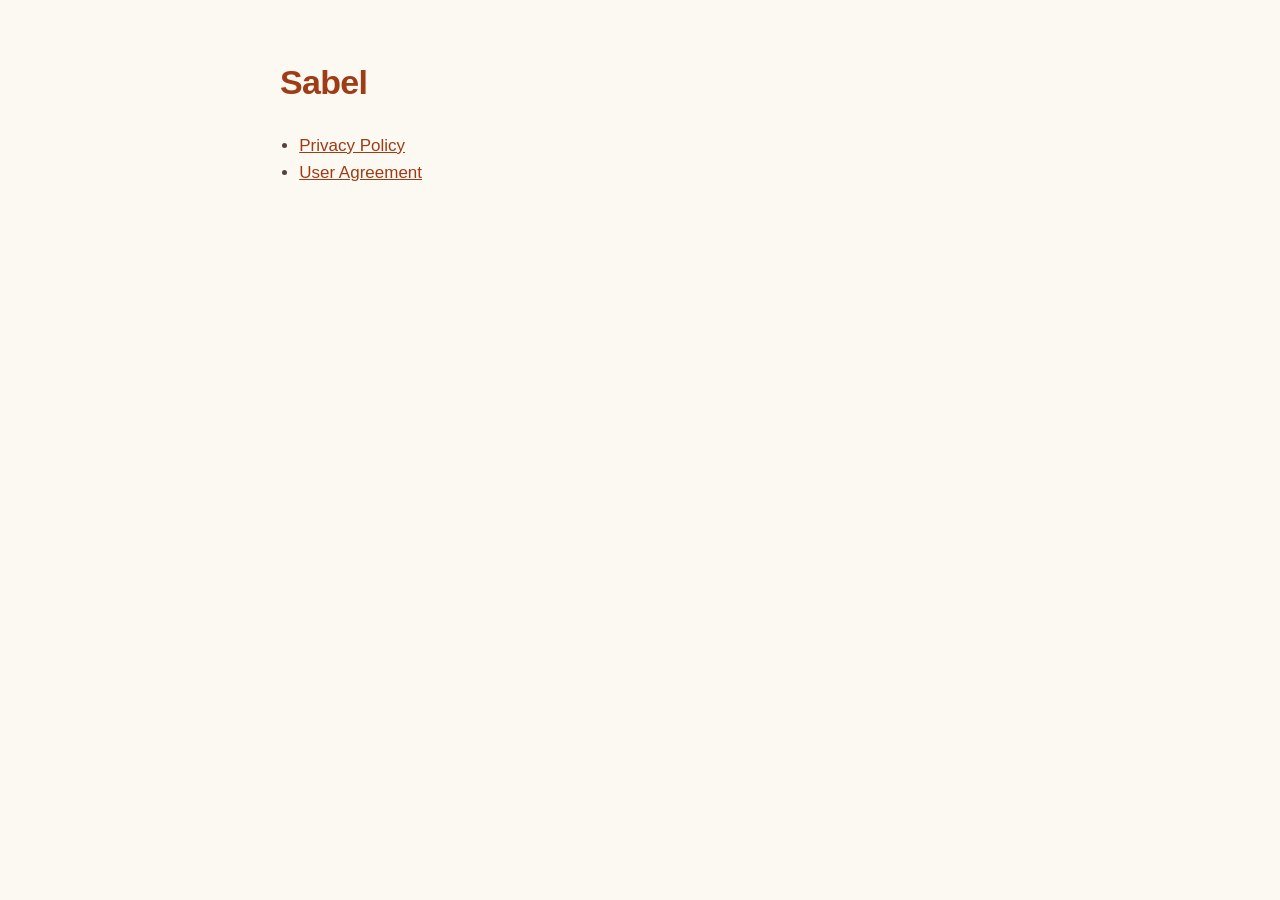
<file: index.html>
<!DOCTYPE html>
<html lang="en">
<head>
  <meta charset="utf-8">
  <meta name="viewport" content="width=device-width, initial-scale=1">
  <title>Sabel Support</title>
  <link rel="stylesheet" href="legal.css">
</head>
<body>
  <main>
    <h1>Sabel</h1>
    <ul>
      <li><a href="privacy-policy.html">Privacy Policy</a></li>
      <li><a href="user-agreement.html">User Agreement</a></li>
    </ul>
  </main>
</body>
</html>
</file>
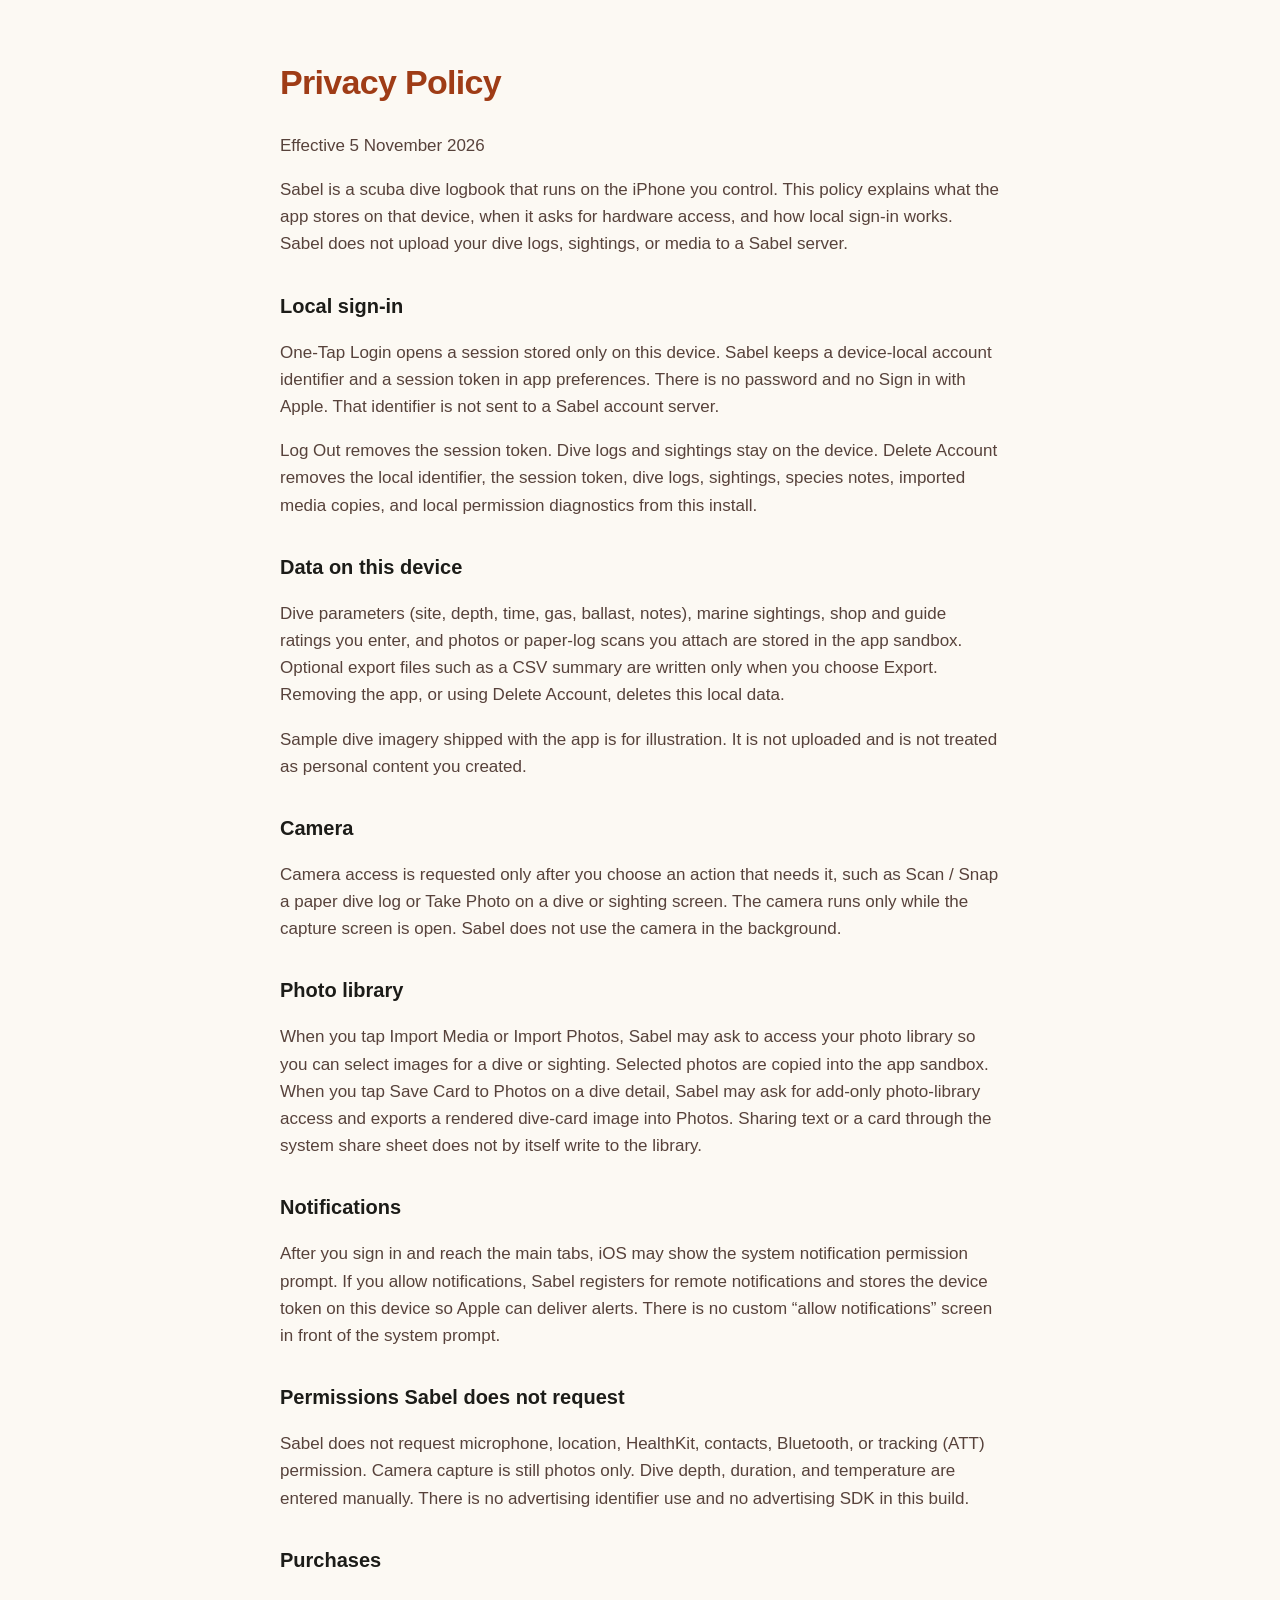
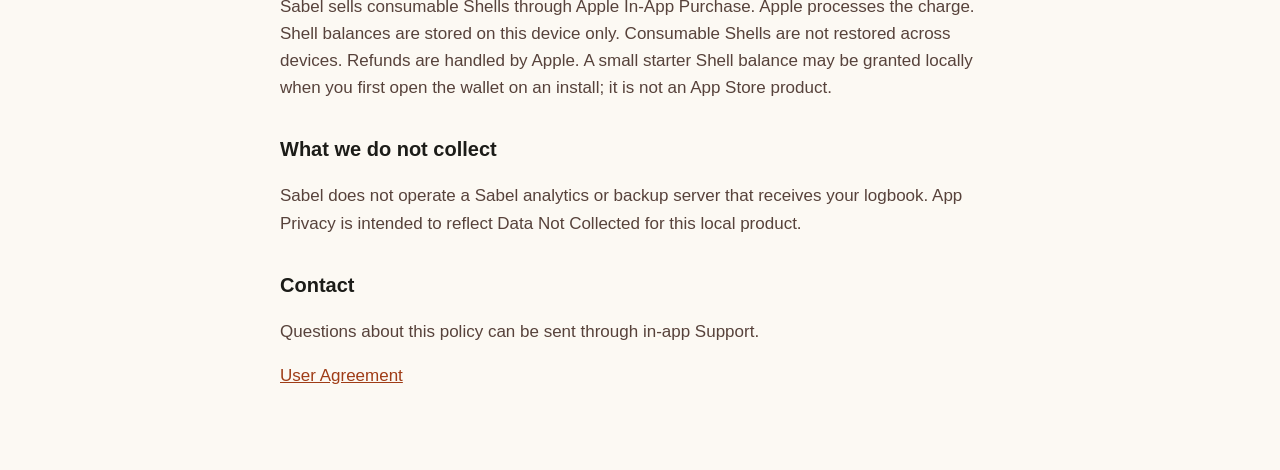
<file: privacy-policy.html>
<!DOCTYPE html>
<html lang="en">
<head>
  <meta charset="utf-8">
  <meta name="viewport" content="width=device-width, initial-scale=1">
  <title>Privacy Policy</title>
  <link rel="stylesheet" href="legal.css">
</head>
<body>
  <main>
    <h1>Privacy Policy</h1>
    <p>Effective 5 November 2026</p>
    <p>Sabel is a scuba dive logbook that runs on the iPhone you control. This policy explains what the app stores on that device, when it asks for hardware access, and how local sign-in works. Sabel does not upload your dive logs, sightings, or media to a Sabel server.</p>

    <h2>Local sign-in</h2>
    <p>One-Tap Login opens a session stored only on this device. Sabel keeps a device-local account identifier and a session token in app preferences. There is no password and no Sign in with Apple. That identifier is not sent to a Sabel account server.</p>
    <p>Log Out removes the session token. Dive logs and sightings stay on the device. Delete Account removes the local identifier, the session token, dive logs, sightings, species notes, imported media copies, and local permission diagnostics from this install.</p>

    <h2>Data on this device</h2>
    <p>Dive parameters (site, depth, time, gas, ballast, notes), marine sightings, shop and guide ratings you enter, and photos or paper-log scans you attach are stored in the app sandbox. Optional export files such as a CSV summary are written only when you choose Export. Removing the app, or using Delete Account, deletes this local data.</p>
    <p>Sample dive imagery shipped with the app is for illustration. It is not uploaded and is not treated as personal content you created.</p>

    <h2>Camera</h2>
    <p>Camera access is requested only after you choose an action that needs it, such as Scan / Snap a paper dive log or Take Photo on a dive or sighting screen. The camera runs only while the capture screen is open. Sabel does not use the camera in the background.</p>

    <h2>Photo library</h2>
    <p>When you tap Import Media or Import Photos, Sabel may ask to access your photo library so you can select images for a dive or sighting. Selected photos are copied into the app sandbox. When you tap Save Card to Photos on a dive detail, Sabel may ask for add-only photo-library access and exports a rendered dive-card image into Photos. Sharing text or a card through the system share sheet does not by itself write to the library.</p>

    <h2>Notifications</h2>
    <p>After you sign in and reach the main tabs, iOS may show the system notification permission prompt. If you allow notifications, Sabel registers for remote notifications and stores the device token on this device so Apple can deliver alerts. There is no custom “allow notifications” screen in front of the system prompt.</p>

    <h2>Permissions Sabel does not request</h2>
    <p>Sabel does not request microphone, location, HealthKit, contacts, Bluetooth, or tracking (ATT) permission. Camera capture is still photos only. Dive depth, duration, and temperature are entered manually. There is no advertising identifier use and no advertising SDK in this build.</p>

    <h2>Purchases</h2>
    <p>Sabel sells consumable Shells through Apple In-App Purchase. Apple processes the charge. Shell balances are stored on this device only. Consumable Shells are not restored across devices. Refunds are handled by Apple. A small starter Shell balance may be granted locally when you first open the wallet on an install; it is not an App Store product.</p>

    <h2>What we do not collect</h2>
    <p>Sabel does not operate a Sabel analytics or backup server that receives your logbook. App Privacy is intended to reflect Data Not Collected for this local product.</p>

    <h2>Contact</h2>
    <p>Questions about this policy can be sent through in-app Support.</p>
    <p><a href="user-agreement.html">User Agreement</a></p>
  </main>
</body>
</html>
</file>
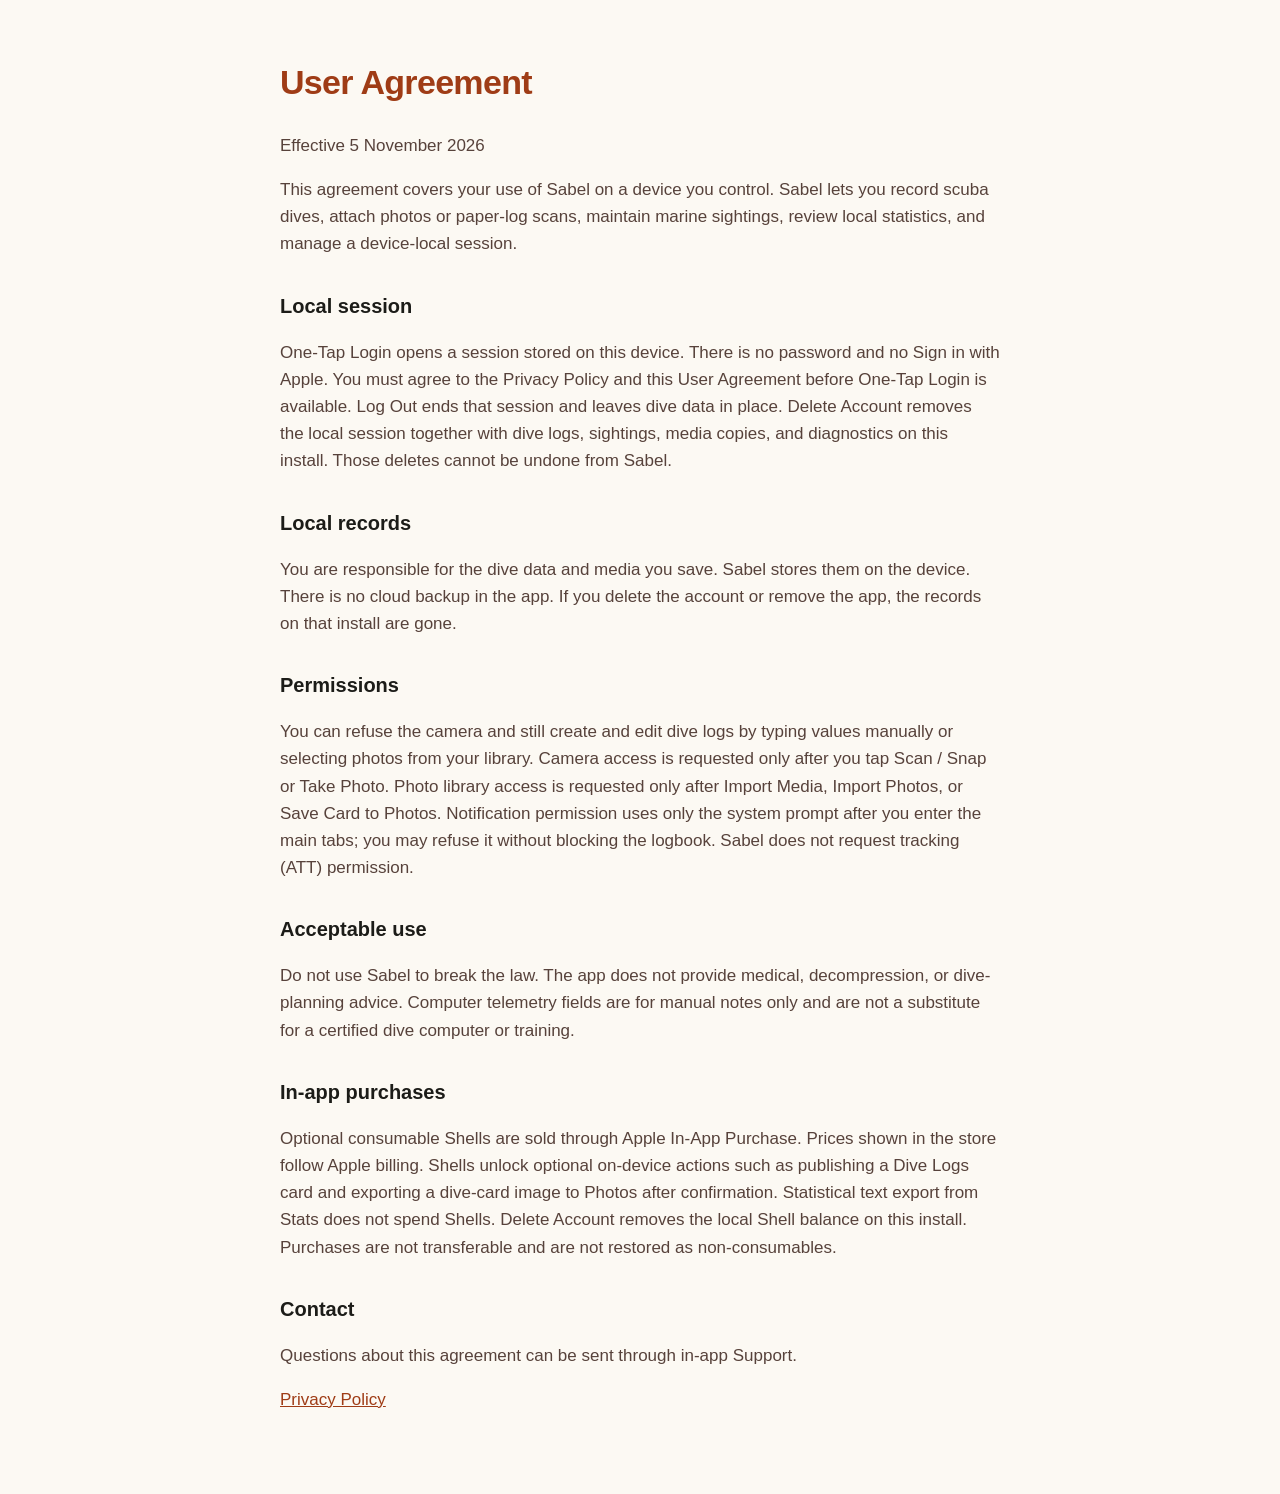
<file: user-agreement.html>
<!DOCTYPE html>
<html lang="en">
<head>
  <meta charset="utf-8">
  <meta name="viewport" content="width=device-width, initial-scale=1">
  <title>User Agreement</title>
  <link rel="stylesheet" href="legal.css">
</head>
<body>
  <main>
    <h1>User Agreement</h1>
    <p>Effective 5 November 2026</p>
    <p>This agreement covers your use of Sabel on a device you control. Sabel lets you record scuba dives, attach photos or paper-log scans, maintain marine sightings, review local statistics, and manage a device-local session.</p>

    <h2>Local session</h2>
    <p>One-Tap Login opens a session stored on this device. There is no password and no Sign in with Apple. You must agree to the Privacy Policy and this User Agreement before One-Tap Login is available. Log Out ends that session and leaves dive data in place. Delete Account removes the local session together with dive logs, sightings, media copies, and diagnostics on this install. Those deletes cannot be undone from Sabel.</p>

    <h2>Local records</h2>
    <p>You are responsible for the dive data and media you save. Sabel stores them on the device. There is no cloud backup in the app. If you delete the account or remove the app, the records on that install are gone.</p>

    <h2>Permissions</h2>
    <p>You can refuse the camera and still create and edit dive logs by typing values manually or selecting photos from your library. Camera access is requested only after you tap Scan / Snap or Take Photo. Photo library access is requested only after Import Media, Import Photos, or Save Card to Photos. Notification permission uses only the system prompt after you enter the main tabs; you may refuse it without blocking the logbook. Sabel does not request tracking (ATT) permission.</p>

    <h2>Acceptable use</h2>
    <p>Do not use Sabel to break the law. The app does not provide medical, decompression, or dive-planning advice. Computer telemetry fields are for manual notes only and are not a substitute for a certified dive computer or training.</p>

    <h2>In-app purchases</h2>
    <p>Optional consumable Shells are sold through Apple In-App Purchase. Prices shown in the store follow Apple billing. Shells unlock optional on-device actions such as publishing a Dive Logs card and exporting a dive-card image to Photos after confirmation. Statistical text export from Stats does not spend Shells. Delete Account removes the local Shell balance on this install. Purchases are not transferable and are not restored as non-consumables.</p>

    <h2>Contact</h2>
    <p>Questions about this agreement can be sent through in-app Support.</p>
    <p><a href="privacy-policy.html">Privacy Policy</a></p>
  </main>
</body>
</html>
</file>
<file: legal.css>
:root { color-scheme: light; }
body {
  margin: 0;
  background: #fcf9f3;
  color: #1c1c18;
  font: 17px/1.6 -apple-system, BlinkMacSystemFont, "Segoe UI", sans-serif;
}
main { max-width: 720px; margin: 0 auto; padding: 32px 20px 64px; }
h1 { font-weight: 700; letter-spacing: -0.02em; color: #9f3c16; }
h2 { font-size: 20px; margin-top: 2rem; color: #1c1c18; }
a { color: #9f3c16; }
p, li { color: #57423b; }
ul { padding-left: 1.2rem; }
</file>
